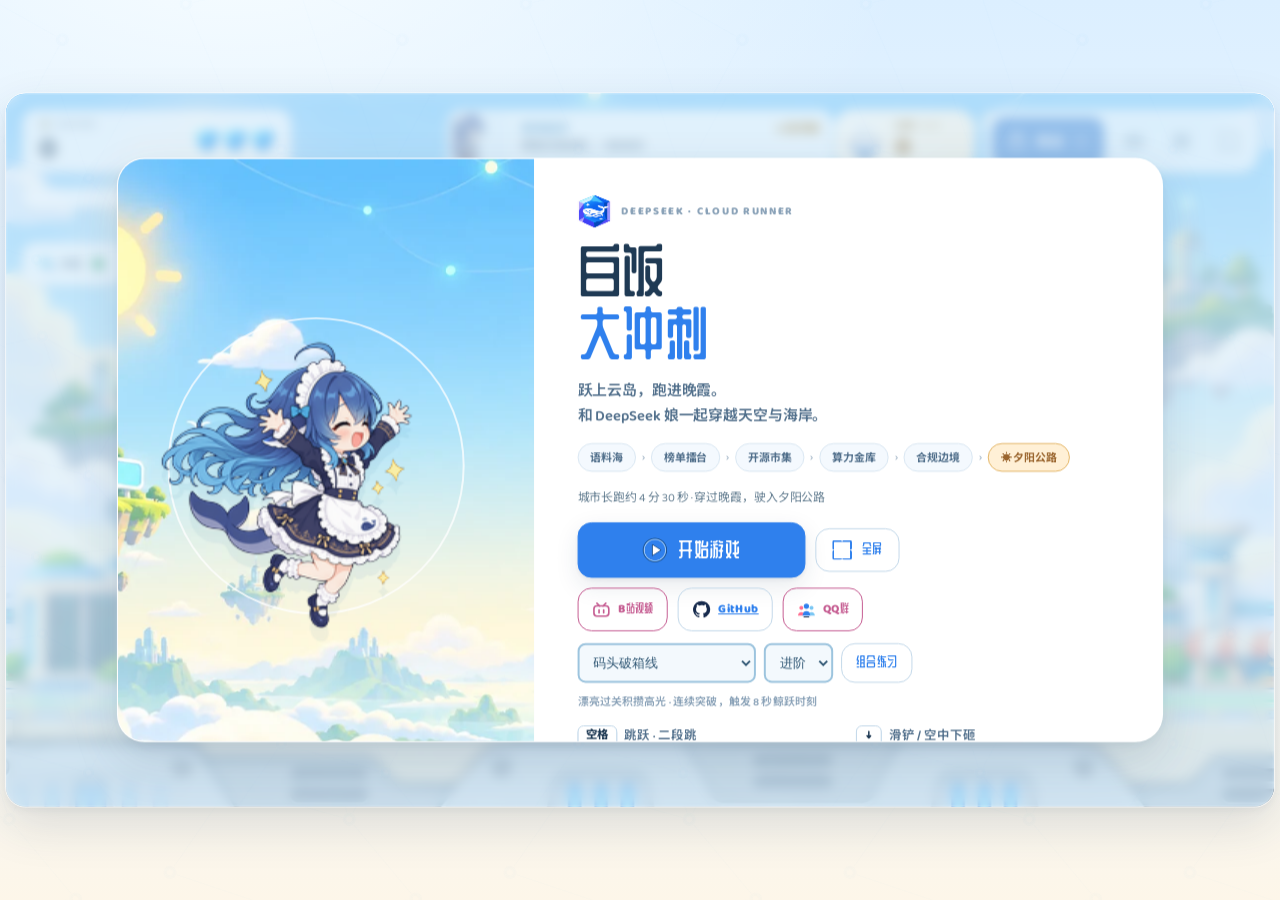
<file: index.html>
<!DOCTYPE html>
<html lang="zh-CN">
<head>
<meta charset="utf-8">
<meta name="viewport" content="width=device-width,initial-scale=1,viewport-fit=cover,user-scalable=no">
<title>DeepSeek 娘 · 白饭大冲刺</title>
<meta name="theme-color" content="#eaf5ff">
<!-- iOS exposes no Fullscreen API for pages, so an installed home-screen app is
     the only chrome-free option there; these let 分享 → 添加到主屏幕 launch
     without Safari's toolbars. -->
<meta name="mobile-web-app-capable" content="yes">
<meta name="apple-mobile-web-app-capable" content="yes">
<meta name="apple-mobile-web-app-status-bar-style" content="black-translucent">
<meta name="apple-mobile-web-app-title" content="白饭大冲刺">
<link rel="preconnect" href="https://fonts.googleapis.com">
<link rel="preconnect" href="https://fonts.gstatic.com" crossorigin>
<link href="https://fonts.googleapis.com/css2?family=Baloo+2:wght@600;800&family=Noto+Sans+SC:wght@400..900&family=ZCOOL+QingKe+HuangYou&display=swap" rel="stylesheet">
<style>
  /* Structural base only: layout that keeps the 1280x720 stage honest, the
     hide-classes the game toggles, and two hand-drawn glyphs. Every colour,
     shadow, radius and animation lives in src/art-direction.css so there is
     exactly one place to change how the game looks. */
  *{box-sizing:border-box;-webkit-tap-highlight-color:transparent}
  /* overscroll-behavior: a downward swipe on the left half is the slide gesture,
     and on Android Chrome a swipe that reaches the top of the page pulls the
     page down to refresh instead of driving the runner. */
  html,body{margin:0;height:100%;overflow:hidden;overscroll-behavior:none}
  body{
    font-family:var(--f-ui);
    /* The display face ships one weight; asking it for 800 would smear a fake
       bold over a face that is already heavy. Real weights (Baloo, Noto) are
       unaffected — only synthesis is off. */
    font-synthesis-weight:none;
    user-select:none;-webkit-user-select:none;
    /* A held finger is a glide, and on iOS a held finger is also how you raise
       the callout bubble over a long-pressable element. Suppressing it keeps the
       verb usable on the platform that invented the gesture. */
    -webkit-touch-callout:none;
    touch-action:none;
  }
  button{font-family:inherit}

  /* ============================================================ cabinet ==== */
  /* Landscape phones are wider than 16:9, and a notched one hides its left and
     right edges behind the cutout. The safe-area padding keeps the cabinet
     inside the usable rectangle; fitStage() measures this box, so the insets
     never have to be duplicated in JS. */
  #fit{
    position:fixed;inset:0;display:flex;align-items:center;justify-content:center;
    padding:0 env(safe-area-inset-right) 0 env(safe-area-inset-left);
  }
  #stage{
    position:relative;width:1280px;height:calc(720px - var(--crop,0px));
    /* #fit is a flex row, and a 1280px item in a narrower one shrinks by default.
       Shrinking the layout box while the canvas keeps its own 1280px width put
       the right-hand third of the world outside `overflow:hidden`: the player
       ran blind into obstacles that were never on screen. The stage must stay
       1280 wide and let fitStage() scale it down instead. */
    flex:0 0 auto;
    transform-origin:center center;
    overflow:hidden;
  }
  /* --crop is set by fitStage() on the stage element: on a wide viewport the
     canvas is scaled to fill the width and this many canvas rows are trimmed
     off the top (pure sky, see SKY_CROP_MAX). The stage box and every overlay
     inside it shrink with the canvas, so the HUD stays glued to the visible
     picture instead of drifting off the top edge. */
  canvas{
    display:block;position:absolute;left:0;top:calc(-1 * var(--crop,0px));
    width:1280px;height:720px;
  }

  /* ================================================================ HUD ==== */
  #hud{position:absolute;inset:0;z-index:2;pointer-events:none;font-weight:800}

  /* NOTE: the button row lives inside #hud (z-index 2), so nothing in it can
     ever paint above #overlay (z-index 6): on the title and game-over cards
     these buttons are covered and inert, which is why the fullscreen entry
     point a player looks for first also exists on the title card itself. */
  #btns{pointer-events:auto}

  /* Fullscreen glyph, drawn in CSS: the asset pipeline's ui set is a fixed list
     that must match disk exactly, and a 20px corner bracket is not worth a PNG.
     currentColor so the same glyph works on the HUD button and on the title
     card's lighter plate. */
  .jsFs.hide{display:none}
  .fsIco{position:relative;display:inline-block;width:20px;height:20px;flex:0 0 auto}
  .fsIco::before,.fsIco::after,.fsIco i::before,.fsIco i::after{
    content:"";position:absolute;width:8px;height:8px;
    border:2px solid currentColor;border-radius:2px;
  }
  .fsIco::before{left:0;top:0;border-right:0;border-bottom:0}
  .fsIco::after{right:0;bottom:0;border-left:0;border-top:0}
  .fsIco i::before{right:0;top:0;border-left:0;border-bottom:0}
  .fsIco i::after{left:0;bottom:0;border-right:0;border-top:0}

  /* Bilibili's TV mark, drawn inline for the same reason as .fsIco: ui/ is a
     fixed list that must match disk, and a one-off brand glyph is not worth a
     PNG. currentColor so the ghost button decides the colour. */
  .biliIco{width:20px;height:20px;flex:0 0 auto;fill:none;stroke:currentColor;stroke-width:2;stroke-linecap:round;stroke-linejoin:round}

  /* ============================================================ overlays ==== */
  #overlay{
    position:absolute;inset:0;z-index:6;display:flex;align-items:center;justify-content:center;
  }
  #overlay.hide{display:none}

  /* ============================================================= loading === */
  #loading{
    position:absolute;inset:0;z-index:9;display:flex;align-items:center;justify-content:center;
    flex-direction:column;gap:18px;
  }
  #loading.hide{display:none}

  /* ========================================================== touch pad ==== */
  /* Pinned to the viewport rather than to the 1280x720 stage on purpose: inside
     the stage these would be scaled down with the world and land around 25px on
     a phone, well under any touch-target guideline, and they would move around
     under the thumb every time the window changed size. */
  #pad{position:fixed;inset:0;z-index:8;display:none;pointer-events:none}
  @media (hover:none) and (pointer:coarse){ #pad{display:block} }
  #pad.hide{display:none}
  #pad .side{position:absolute;bottom:calc(18px + env(safe-area-inset-bottom,0px));display:flex;gap:14px;align-items:flex-end}
  #pad .side.l{left:calc(18px + env(safe-area-inset-left,0px))}
  #pad .side.r{right:calc(18px + env(safe-area-inset-right,0px))}

  /* ============================================================ rotate ===== */
  /* The stage is 16:9, so a portrait phone can only ever show a sliver of it
     (a 390px-wide screen lands on a ~0.3 scale with two thirds of the track
     off-screen). Rather than let someone start a run they cannot read, ask for
     landscape first. Purely a media query: rotating swaps it out with no JS. */
  #rotate{
    position:fixed;inset:0;z-index:20;display:none;
    flex-direction:column;align-items:center;justify-content:center;gap:18px;
    padding:28px;text-align:center;
  }
  /* iOS only: no Fullscreen API to offer, so point at the one route that works. */
  .iosHint{display:none;margin-top:10px}
  body.ios .iosHint{display:block}
  /* Phones only. A portrait tablet or a narrow desktop window still lands on a
     scale around 0.6, which is small but honest, and blocking it would be a
     false alarm. */
  @media (orientation:portrait) and (max-width:600px){ #rotate{display:flex} }

  /* ========================================================= in-app tip ==== */
  /* Sits above the cabinet and #pad (8) but below #rotate (20) and the shop
     panel (30): a portrait blocker or a purchase board outranks a notice. */
  #openTip{
    position:fixed;left:50%;top:calc(8px + env(safe-area-inset-top,0px));
    transform:translateX(-50%);z-index:12;
    display:flex;align-items:center;gap:10px;max-width:calc(100vw - 20px);
    padding:7px 8px 7px 14px;border-radius:16px;
    font-size:12.5px;font-weight:700;line-height:1.4;
  }
  #openTip.hide{display:none}
  #openTip button{flex:0 0 auto;padding:6px 12px;border:0;cursor:pointer;font:inherit;font-weight:800}

  /* ============================================================= helpers === */
  #stage.selecting canvas{transition:filter .25s}

  @media (prefers-reduced-motion:reduce){
    *,*::before,*::after{animation-duration:.001ms !important;animation-iteration-count:1 !important}
  }
</style>
<link rel="stylesheet" href="src/art-direction.css">
<link rel="stylesheet" href="src/coast.css">
</head>
<body>
<div id="fit">
  <div id="stage">
    <canvas id="cv" width="1280" height="720"></canvas>

    <div id="hud">
      <div id="dashFx"></div>
      <div id="topleft" class="panel">
        <div id="scoreWrap">
          <div id="scoreLabel"><img data-asset="ui/badge_score" alt="">SCORE</div>
          <div id="score">0</div>
        </div>
        <div id="riceWrap">
          <img id="riceIcon" alt="白饭">
          <div id="riceBlock">
            <div id="riceLabel">白饭 <span>RICE</span></div>
            <div id="riceCount">0</div>
          </div>
        </div>
      </div>

      <div id="topright">
        <div id="livesRow" class="panel"></div>
        <div id="dashHud" class="panel">
          <span class="dhTag"><img data-asset="item/dash" alt="">冲刺</span>
          <div id="dashPips"></div>
          <div id="dashCd"><i id="dashCdBar"></i></div>
        </div>
        <div id="btns">
          <button class="btn" id="btnShop" title="技能商店"><svg class="hudIcon" viewBox="0 0 24 24" aria-hidden="true"><path d="M5 8h14l1 12H4L5 8Z"/><path d="M8 9V6a4 4 0 0 1 8 0v3"/></svg><span class="btnTip">商店</span><kbd aria-hidden="true">B</kbd></button>
          <button class="btn" id="btnSound" title="音效开关 (M)" aria-label="静音" aria-pressed="false"><svg class="hudIcon" viewBox="0 0 24 24" aria-hidden="true"><path d="M11 4 6 8H3v8h3l5 4V4Z"/><g class="soundWaves"><path d="M15 8a6 6 0 0 1 0 8M18 4a11 11 0 0 1 0 16"/></g><path class="soundSlash" d="m16 9 6 6m0-6-6 6"/></svg></button>
          <button class="btn" id="btnPause" title="暂停 (P)" aria-label="暂停游戏"><svg class="hudIcon" viewBox="0 0 24 24" aria-hidden="true"><rect x="5" y="4" width="4" height="16" rx="1.5"/><rect x="15" y="4" width="4" height="16" rx="1.5"/></svg></button>
          <button class="btn jsFs hide" id="btnFull" title="全屏 (F)" aria-label="切换全屏"><svg class="hudIcon" viewBox="0 0 24 24" aria-hidden="true"><path d="M9 3H3v6m12-6h6v6M3 15v6h6m12-6v6h-6"/></svg></button>
        </div>
        <div id="powerups"></div>
      </div>

      <div id="shopNotice" class="panel"></div>

      <div id="heroMoment" class="panel" aria-label="鲸鱼娘高光进度">
        <div class="heroFace"><img id="heroFace" data-asset="hero/idle" alt="鲸鱼娘"></div>
        <div class="heroMomentBody"><div class="heroMomentHead"><b id="runBeat">轻快起步</b><span id="styleChain">0 连突破</span></div>
          <div id="heroMessage">连续突破 5 道 · 0/5</div>
          <div class="sparkMeter"><i id="sparkFill"></i></div></div>
      </div>
      <div id="combo">
        <div id="comboRing"></div>
        <div id="comboNum">x1</div>
        <div id="comboTxt">白饭连击</div>
      </div>
    </div>

    <div id="overlay">
      <div class="card" id="cardTitle">
        <div class="titleArt" aria-hidden="true"><span class="titleOrbit"></span><img data-asset="hero/cheer" alt=""><span class="titleArtNote">下一站，云端！</span></div>
        <div class="titleContent">
        <div class="titleEyebrow"><img id="emblem" alt="">DEEPSEEK · CLOUD RUNNER</div>
        <div class="titleWrap">
          <h1>白饭<span>大冲刺</span></h1>
        </div>
        <div class="sub">跃上云岛，跑进晚霞。<br>和 DeepSeek 娘一起穿越天空与海岸。</div>

        <div class="zoneStrip">
          <span class="zchip">语料海</span><em>›</em>
          <span class="zchip">榜单擂台</span><em>›</em>
          <span class="zchip">开源市集</span><em>›</em>
          <span class="zchip">算力金库</span><em>›</em>
          <span class="zchip">合规边境</span>
        </div>

        <div class="startRow">
          <button class="bigbtn" id="btnStart"><img data-asset="ui/icon_play" alt="">开始游戏</button>
          <button class="bigbtn ghost jsFs hide" id="btnFullCard"><span class="fsIco"><i></i></span>全屏</button>
          <div class="socialRow">
            <a class="bigbtn ghost socialLink" id="btnBili" href="https://www.bilibili.com/video/BV1D9aW6KEaZ/" target="_blank" rel="noopener noreferrer" title="在哔哩哔哩观看"><svg class="biliIco" viewBox="0 0 24 24" aria-hidden="true"><rect x="3" y="7.6" width="18" height="12.4" rx="3.6"/><path d="M6.6 4.4 10 7.9M17.4 4.4 14 7.9"/><path d="M9.2 12.6v3.4M14.8 12.6v3.4"/></svg>B站视频</a>
            <a class="bigbtn ghost socialLink" href="https://github.com/EDMOK/fishrunning" target="_blank" rel="noopener noreferrer" title="访问 fishrunning GitHub 仓库"><img src="docs/github-icon.svg" alt="">GitHub</a>
            <button class="bigbtn ghost socialLink" id="btnQQ" type="button" title="复制 QQ 群号 1041665197"><img src="docs/qq-group-icon.svg" alt="">QQ群</button>
          </div>
        </div>
        <div class="practiceRow"><select id="practiceRoute" aria-label="练习赛道"></select><select id="practicePace" aria-label="练习难度"><option value="480">入门</option><option value="760" selected>进阶</option><option value="1000">极限</option></select><button class="bigbtn ghost" id="btnPractice" type="button">组合练习</button></div>
        <div class="start">漂亮过关积攒高光 · 连续突破，触发 8 秒鲸跃时刻</div>

        <div class="keybar">
          <span class="kb"><b>空格</b>跳跃 · 二段跳</span>
          <span class="kb"><b>↓</b>滑铲 / 空中下砸</span>
          <span class="kb"><b>Shift</b>冲刺</span>
          <span class="kb"><b>长按空格</b>滑翔</span>
          <span class="kb"><b>B</b>商店</span>
          <span class="kb"><b>P</b>暂停</span>
        </div>
        <div class="mobileHelp">手机横屏 · 使用两侧按钮跳跃、冲刺和滑铲</div>
        <div class="iosHint">iPhone 全屏：分享 → 添加到主屏幕</div>
        <div class="best" id="titleBest"></div>
        </div>
      </div>

      <div class="card hide" id="cardOver" style="display:none">
        <div class="overArt" aria-hidden="true">
          <span class="overOrbit"></span>
          <img class="overFoe" data-asset="obstacle/new/patrol" alt="">
          <img class="overHero" data-asset="hero/hurt" alt="">
          <span class="overArtNote">被 Bug 拦住了去路</span>
        </div>

        <div class="overContent">
          <div class="goHead">
            <img class="marquee" data-asset="ui/marquee" alt="">
            <div class="goHeadTxt">
              <div id="goTitle">绊倒了！</div>
            </div>
          </div>

          <div class="goScore">
            <div class="goScoreLabel">本局总分</div>
            <div id="sScore" class="goScoreNum">0</div>
            <div id="bestLine"></div>
          </div>

          <div id="skillSummary" class="skillSummary"></div>
          <div id="deathReason" class="deathReason" role="status"></div>

          <div id="goStats">
            <div class="stat"><span><img class="statIco" data-asset="item/rice" alt="">白饭</span><b id="sRice">0</b></div>
            <div class="stat"><span><img class="statIco" data-asset="item/dash" alt="">距离</span><b id="sDist">0</b></div>
            <div class="stat"><span><img class="statIco" data-asset="ui/badge_score" alt="">最高连击</span><b id="sCombo">0</b></div>
            <div class="stat"><span><img class="statIco" data-asset="item/datacard" alt="">到达分区</span><b id="sZone">—</b></div>
            <div class="stat"><span><img class="statIco" data-asset="item/spark" alt="">完成分区目标</span><b id="sGoals">0</b></div>
            <div class="stat skills"><span><img class="statIco" data-asset="ui/icon_shop" alt="">本局技能</span><b id="sCards">无</b></div>
          </div>

          <div class="row">
            <button class="legbtn primary" id="btnAgain"><img data-asset="ui/icon_restart" alt="">再跑一次</button>
            <button class="legbtn" id="btnHome"><img data-asset="ui/icon_home" alt="">回到标题</button>
          </div>
          <div id="actionSummary" class="overHint"></div>
          <div class="overHint">按 空格 / Enter 立即重跑</div>
          <div class="mobileHelp" style="margin-top:10px">点按屏幕立即重跑</div>
        </div>
      </div>
    </div>

    <div id="loading">
      <img id="loadEmblem" data-asset="ui/emblem" alt="" style="width:88px;height:88px;filter:drop-shadow(0 6px 16px rgba(0,0,0,.6))">
      <div class="loadTitle">正在加载素材</div>
      <div class="loadBar"><i></i></div>
    </div>
  </div>
</div>

<div id="rotate">
  <div class="phone"></div>
  <b>请横屏游玩</b>
  <span>赛道是 16:9 的，竖屏只看得见中间一小条。<br>把手机横过来即可开始。</span>
</div>

<!-- Shown only inside WeChat/QQ's built-in browser, which refuses fullscreen and
     can leave a shared link looking broken. game.js fills the wording in and
     drops it again when a run starts, so it never sits over the HUD. -->
<div id="openTip" class="hide">
  <span id="openTipText"></span>
  <button id="openTipClose" type="button">知道了</button>
</div>

<div id="pad" class="hide">
  <div class="side l">
    <button id="padSlide" aria-label="滑铲 / 空中下砸">滑铲<i>按住下砸</i></button>
    <button id="padDash" aria-label="冲刺">冲刺</button>
  </div>
  <div class="side r">
    <button class="jump" id="padJump" aria-label="跳跃 / 按住滑翔">跳跃<i>按住滑翔</i></button>
  </div>
</div>

<script src="src/memes.js"></script>
<script src="src/audio.js"></script>
<script src="src/coast.js"></script>
<script src="src/obstacle-specials.js"></script>
<script src="src/experience.js"></script>
<script src="src/run-segments.js"></script>
<script src="src/chunks-data.js"></script>
<script src="src/event-chunks-data.js"></script>
<script src="src/origin-event-chunks-data.js"></script>
<script src="src/chunks.js"></script>
<script src="src/chunk-director.js"></script>
<script src="src/game.js"></script>
</body>
</html>
</file>
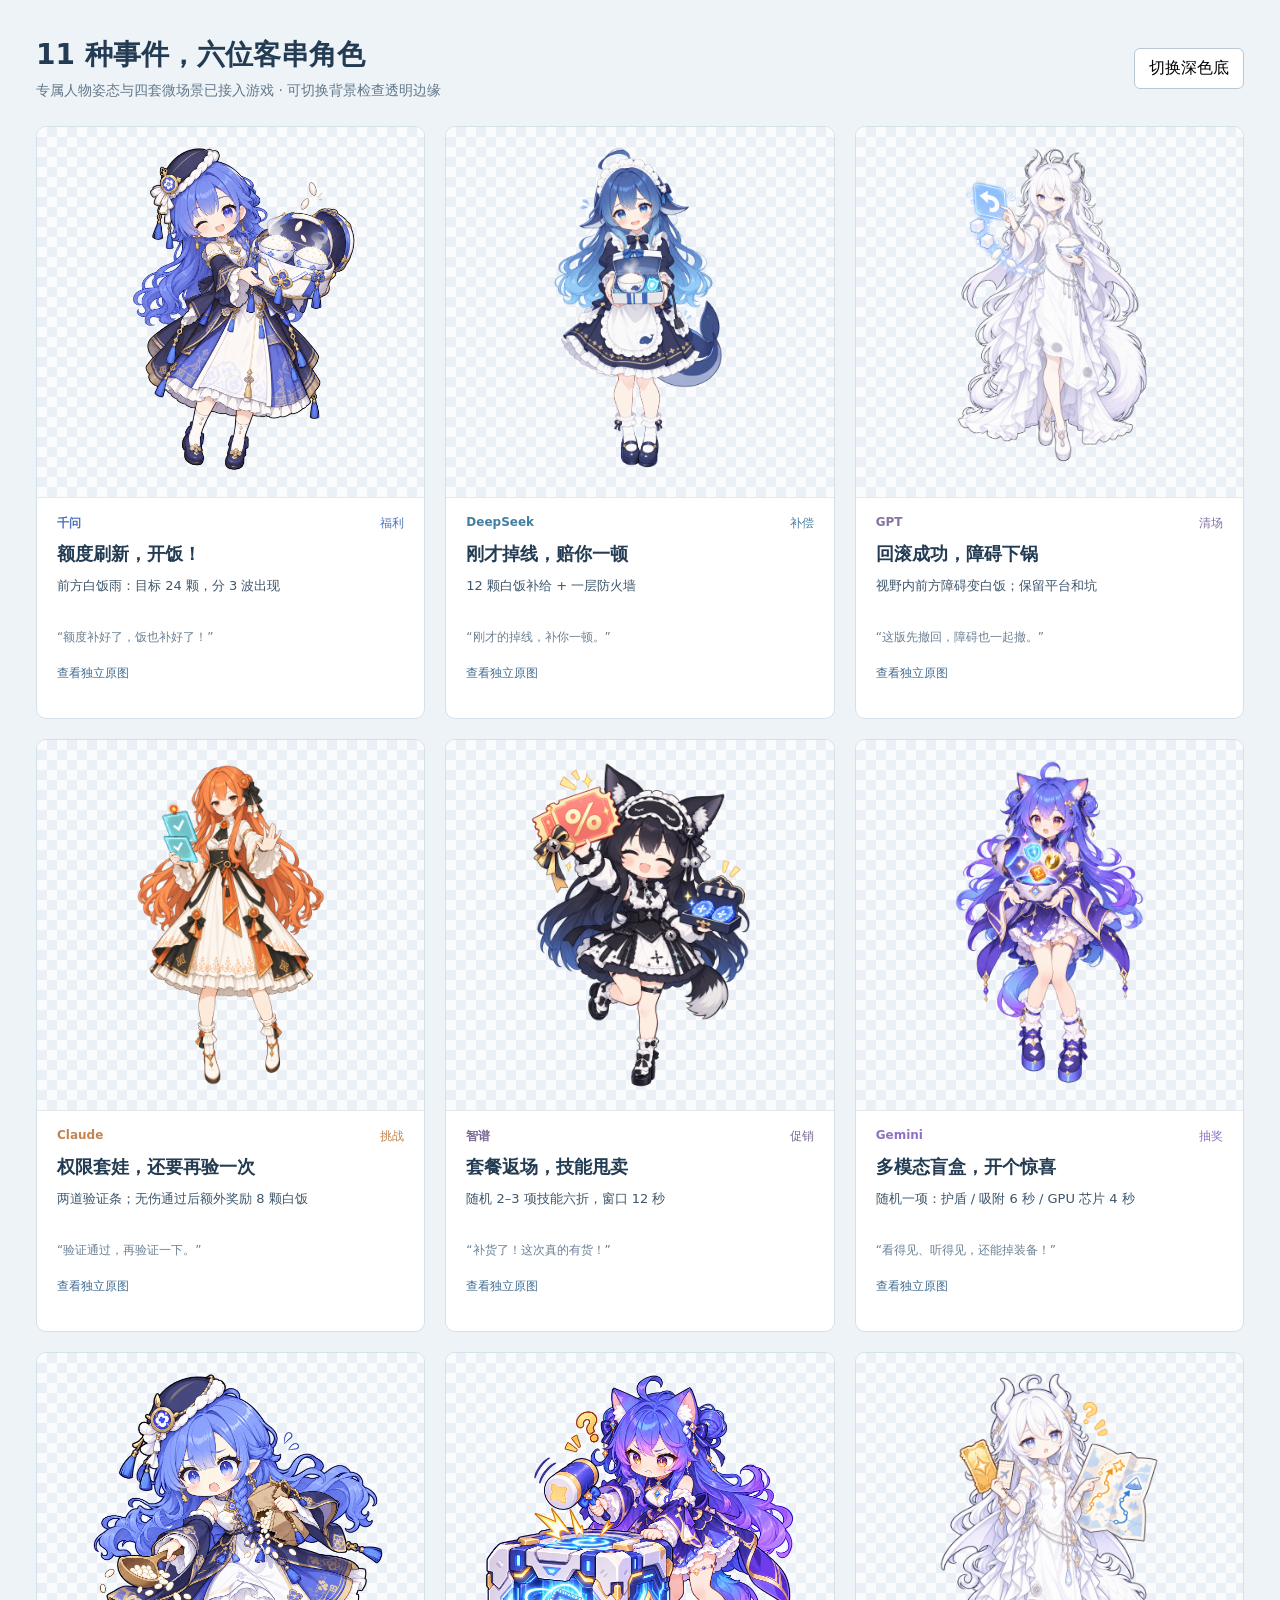
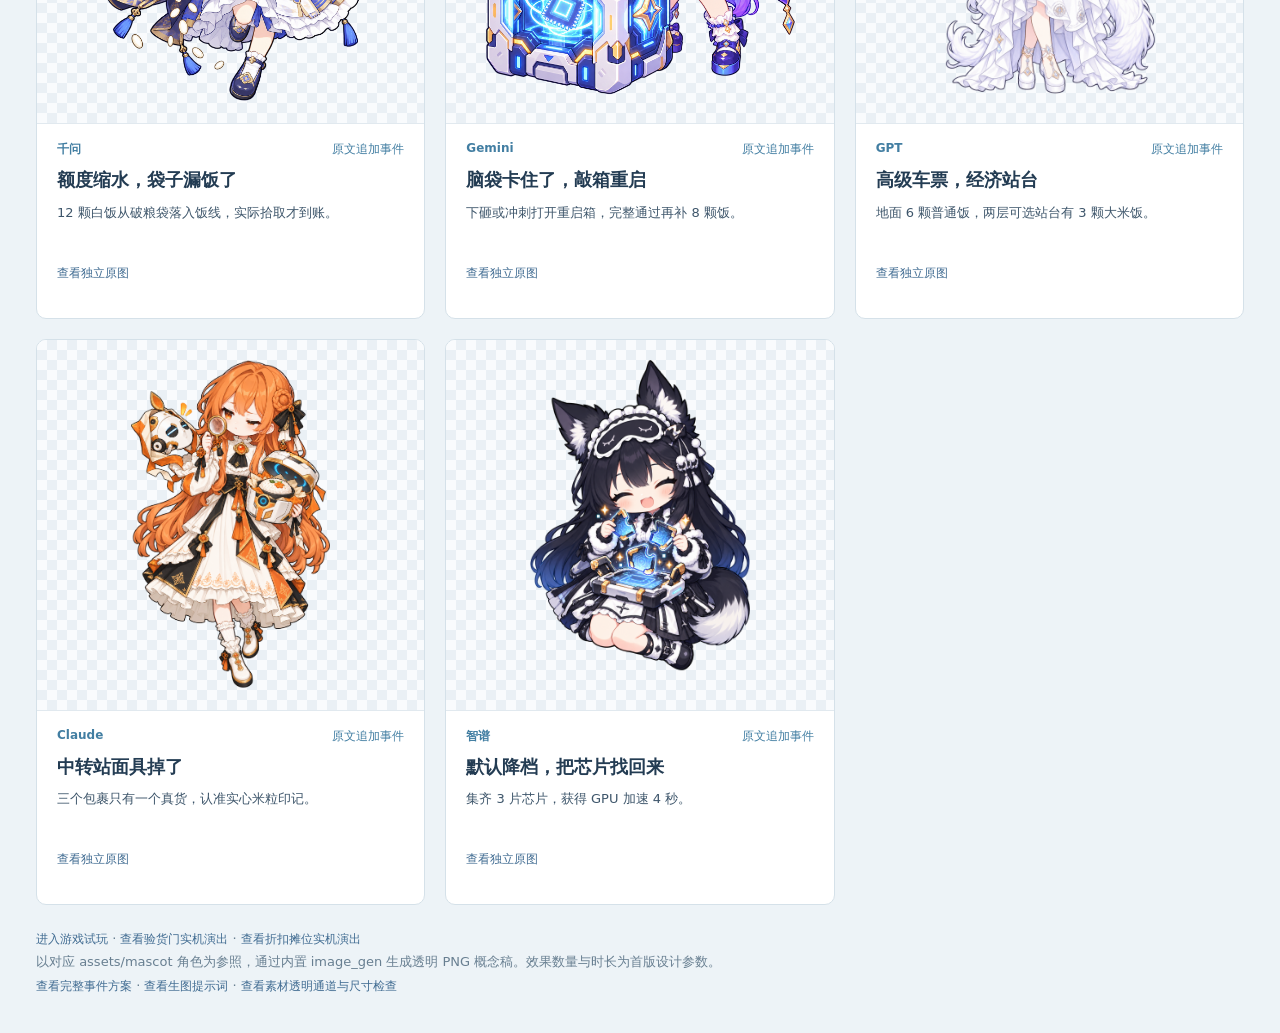
<file: art/event-concepts/index.html>
<!doctype html>
<html lang="zh-CN"><meta charset="utf-8"><meta name="viewport" content="width=device-width,initial-scale=1">
<title>随机事件 · 角色素材方案</title>
<style>
*{box-sizing:border-box}body{margin:0;background:#edf3f7;color:#233c53;font-family:"Microsoft YaHei",system-ui,sans-serif}
main{max-width:1400px;margin:0 auto;padding:36px}header{display:flex;gap:24px;align-items:center;justify-content:space-between;margin-bottom:26px}
h1{font-size:28px;margin:0 0 8px}header p{margin:0;color:#63788b;font-size:14px}
button{font:inherit;background:#fff;border:1px solid #b8c9d5;border-radius:6px;padding:9px 14px;cursor:pointer;white-space:nowrap}
.grid{display:grid;grid-template-columns:repeat(3,1fr);gap:20px}article{background:#fff;border:1px solid #d5e1e9;border-radius:10px;overflow:hidden}
.stage{height:370px;display:flex;align-items:center;justify-content:center;padding:20px;background:#f9fbfd;background-image:linear-gradient(45deg,#eaf0f5 25%,transparent 25%),linear-gradient(-45deg,#eaf0f5 25%,transparent 25%),linear-gradient(45deg,transparent 75%,#eaf0f5 75%),linear-gradient(-45deg,transparent 75%,#eaf0f5 75%);background-size:20px 20px;background-position:0 0,0 10px,10px -10px,-10px 0}
.stage img{height:100%;max-width:100%;object-fit:contain}body.dark .stage{background:#19344a}
.body{padding:17px 20px 20px;border-top:1px solid #e1e9ef}.meta{display:flex;justify-content:space-between;font-size:12px;color:var(--accent)}
h2{font-size:18px;margin:9px 0;line-height:1.4}.effect{font-size:13px;line-height:1.7;min-height:44px;margin:0;color:#3e566b}
.line{font-size:12px;color:#6b8093;margin:10px 0 0}a{color:#416c92;font-size:12px;text-decoration:none}a:hover{text-decoration:underline}
footer{margin-top:22px;color:#687f91;font-size:13px;line-height:1.8}
@media(max-width:1000px){.grid{grid-template-columns:repeat(2,1fr)}}@media(max-width:620px){main{padding:18px}.grid{grid-template-columns:1fr}header{align-items:flex-start;flex-direction:column}}
</style><main><header><div><h1>11 种事件，六位客串角色</h1><p>专属人物姿态与四套微场景已接入游戏 · 可切换背景检查透明边缘</p></div><button id="background" type="button">切换深色底</button></header><section class="grid"><article style="--accent:#4b73bd"><div class="stage"><img src="qwen_quota_feast.png" alt="千问：额度刷新，开饭！"></div><div class="body"><div class="meta"><b>千问</b><span>福利</span></div><h2>额度刷新，开饭！</h2><p class="effect">前方白饭雨：目标 24 颗，分 3 波出现</p><p class="line">“额度补好了，饭也补好了！”</p><p><a href="qwen_quota_feast.png">查看独立原图</a></p></div></article><article style="--accent:#427ea2"><div class="stage"><img src="deepseek_outage_refund.png" alt="DeepSeek：刚才掉线，赔你一顿"></div><div class="body"><div class="meta"><b>DeepSeek</b><span>补偿</span></div><h2>刚才掉线，赔你一顿</h2><p class="effect">12 颗白饭补给 + 一层防火墙</p><p class="line">“刚才的掉线，补你一顿。”</p><p><a href="deepseek_outage_refund.png">查看独立原图</a></p></div></article><article style="--accent:#8673a3"><div class="stage"><img src="gpt_rollback_feast.png" alt="GPT：回滚成功，障碍下锅"></div><div class="body"><div class="meta"><b>GPT</b><span>清场</span></div><h2>回滚成功，障碍下锅</h2><p class="effect">视野内前方障碍变白饭；保留平台和坑</p><p class="line">“这版先撤回，障碍也一起撤。”</p><p><a href="gpt_rollback_feast.png">查看独立原图</a></p></div></article><article style="--accent:#c5844d"><div class="stage"><img src="claude_permission_check.png" alt="Claude：权限套娃，还要再验一次"></div><div class="body"><div class="meta"><b>Claude</b><span>挑战</span></div><h2>权限套娃，还要再验一次</h2><p class="effect">两道验证条；无伤通过后额外奖励 8 颗白饭</p><p class="line">“验证通过，再验证一下。”</p><p><a href="claude_permission_check.png">查看独立原图</a></p></div></article><article style="--accent:#796b92"><div class="stage"><img src="zhipu_flash_sale.png" alt="智谱：套餐返场，技能甩卖"></div><div class="body"><div class="meta"><b>智谱</b><span>促销</span></div><h2>套餐返场，技能甩卖</h2><p class="effect">随机 2–3 项技能六折，窗口 12 秒</p><p class="line">“补货了！这次真的有货！”</p><p><a href="zhipu_flash_sale.png">查看独立原图</a></p></div></article><article style="--accent:#8f72c2"><div class="stage"><img src="gemini_multimodal_box.png" alt="Gemini：多模态盲盒，开个惊喜"></div><div class="body"><div class="meta"><b>Gemini</b><span>抽奖</span></div><h2>多模态盲盒，开个惊喜</h2><p class="effect">随机一项：护盾 / 吸附 6 秒 / GPU 芯片 4 秒</p><p class="line">“看得见、听得见，还能掉装备！”</p><p><a href="gemini_multimodal_box.png">查看独立原图</a></p></div></article><article style="--accent:#427ea2"><div class="stage"><img src="origin-plan/qwen_quota_spill.png" alt="千问：额度缩水，袋子漏饭了"></div><div class="body"><div class="meta"><b>千问</b><span>原文追加事件</span></div><h2>额度缩水，袋子漏饭了</h2><p class="effect">12 颗白饭从破粮袋落入饭线，实际拾取才到账。</p><p><a href="origin-plan/qwen_quota_spill.png">查看独立原图</a></p></div></article><article style="--accent:#427ea2"><div class="stage"><img src="origin-plan/gemini_brain_reboot.png" alt="Gemini：脑袋卡住了，敲箱重启"></div><div class="body"><div class="meta"><b>Gemini</b><span>原文追加事件</span></div><h2>脑袋卡住了，敲箱重启</h2><p class="effect">下砸或冲刺打开重启箱，完整通过再补 8 颗饭。</p><p><a href="origin-plan/gemini_brain_reboot.png">查看独立原图</a></p></div></article><article style="--accent:#427ea2"><div class="stage"><img src="origin-plan/gpt_economy_route.png" alt="GPT：高级车票，经济站台"></div><div class="body"><div class="meta"><b>GPT</b><span>原文追加事件</span></div><h2>高级车票，经济站台</h2><p class="effect">地面 6 颗普通饭，两层可选站台有 3 颗大米饭。</p><p><a href="origin-plan/gpt_economy_route.png">查看独立原图</a></p></div></article><article style="--accent:#427ea2"><div class="stage"><img src="origin-plan/claude_proxy_parcels.png" alt="Claude：中转站面具掉了"></div><div class="body"><div class="meta"><b>Claude</b><span>原文追加事件</span></div><h2>中转站面具掉了</h2><p class="effect">三个包裹只有一个真货，认准实心米粒印记。</p><p><a href="origin-plan/claude_proxy_parcels.png">查看独立原图</a></p></div></article><article style="--accent:#427ea2"><div class="stage"><img src="origin-plan/zhipu_chip_reclaim.png" alt="智谱：默认降档，把芯片找回来"></div><div class="body"><div class="meta"><b>智谱</b><span>原文追加事件</span></div><h2>默认降档，把芯片找回来</h2><p class="effect">集齐 3 片芯片，获得 GPU 加速 4 秒。</p><p><a href="origin-plan/zhipu_chip_reclaim.png">查看独立原图</a></p></div></article></section>
<footer><a href="../../dist/">进入游戏试玩</a> · <a href="../../docs/event-proxy-parcels.png">查看验货门实机演出</a> · <a href="../../docs/event-flash-restock.png">查看折扣摊位实机演出</a><br>以对应 assets/mascot 角色为参照，通过内置 image_gen 生成透明 PNG 概念稿。效果数量与时长为首版设计参数。<br><a href="../../docs/plans/2026-10-07-character-random-events.md">查看完整事件方案</a> · <a href="generation-prompts.json">查看生图提示词</a> · <a href="asset-audit.json">查看素材透明通道与尺寸检查</a></footer></main>
<script>document.querySelector('#background').onclick=function(){document.body.classList.toggle('dark');this.textContent=document.body.classList.contains('dark')?'切换浅色底':'切换深色底'};</script></html>
</file>
<file: src/art-direction.css>
/* ==========================================================================
   白饭大冲刺 · UI design system
   One theme, one component language. Light "paper over sky": white cards,
   quiet blue ink, warm gold reserved for rewards. No neon, no glow, no
   scanlines — the illustration carries the colour, the interface stays calm.
   Structure lives in index.html; everything visual is defined here.
   ========================================================================== */

:root{
  /* --- type: two voices, split by job -------------------------------- */
  --f-ui:'Baloo 2','Noto Sans SC','PingFang SC','Microsoft YaHei UI',system-ui,sans-serif;
  --f-display:'Baloo 2','ZCOOL QingKe HuangYou','Noto Sans SC','PingFang SC','Microsoft YaHei UI',system-ui,sans-serif;

  /* --- ink ------------------------------------------------------------ */
  --ink:#1f3a54;          /* headings, numbers, primary text */
  --ink-2:#52708c;        /* body, values, secondary */
  --ink-3:#8aa2b8;        /* captions, hints */

  /* --- surfaces ------------------------------------------------------- */
  --paper:#ffffff;
  --paper-soft:#f4f9fe;
  --line:#dbe8f3;
  --line-strong:#c4d9ea;

  /* --- accents: one job each ------------------------------------------ */
  --blue:#2f80ed;         /* interactive */
  --blue-2:#1e63c8;       /* interactive, pressed/hover */
  --blue-soft:#e7f1fd;
  --gold:#b97b12;         /* reward text (contrast-safe on light) */
  --gold-bright:#f2a93b;  /* reward fill, bar, icon */
  --gold-soft:#fdf3e0;
  --green:#3fa97c;        /* buffs, safety, dash */
  --green-soft:#e7f6ef;
  --red:#e4605e;          /* hazards */
  --pink:#c65d92;         /* special upgrades */
  --pink-soft:#fbeaf3;

  /* --- radius --------------------------------------------------------- */
  --r-s:10px; --r-m:14px; --r-l:20px; --r-xl:28px;

  /* --- elevation: soft, single source --------------------------------- */
  --sh-1:0 1px 2px rgba(31,58,84,.07),0 2px 10px rgba(31,58,84,.05);
  --sh-2:0 2px 4px rgba(31,58,84,.06),0 8px 24px rgba(31,58,84,.10);
  --sh-3:0 4px 8px rgba(31,58,84,.05),0 18px 48px rgba(31,58,84,.14);
}

/* ============================================================ backdrop === */
html,body{background:#e9f4fd}
body{color:var(--ink)}
#fit{background:
  radial-gradient(1100px 640px at 18% -8%,#f8fdff 0%,rgba(248,253,255,0) 62%),
  linear-gradient(180deg,#dcefff 0%,#eef7ff 56%,#fdf6e9 100%)}
/* The repeating AI motif. The URL arrives as a custom property rather than a
   literal, because ASSET_VERSION lives in game.js and CSS cannot read it: a bare
   `url(...)` here would be a second, separate cache entry for a file the
   preloader already fetched (see assetURL in game.js). bindShellAssets() sets
   it before the first frame. Unset simply means no motif, which is the correct
   degradation — the same layers are already a soft gradient without it. */
#fit::before{
  content:"";position:absolute;inset:0;pointer-events:none;
  background:var(--pattern-ai) center/340px repeat;opacity:.05;
}
#stage{
  border-radius:var(--r-l);
  box-shadow:0 0 0 1px rgba(255,255,255,.65),var(--sh-3);
}
#stage::after{
  content:"";position:absolute;inset:0;z-index:1;pointer-events:none;
  border-radius:var(--r-l);box-shadow:inset 0 0 0 1.5px rgba(255,255,255,.4);
}

/* =============================================================== panels === */
.panel{
  position:relative;
  background:rgba(255,255,255,.88);
  border:1px solid var(--line);
  border-radius:var(--r-m);
  backdrop-filter:blur(10px);-webkit-backdrop-filter:blur(10px);
  box-shadow:var(--sh-1);
}
.panel::before{content:none}

/* ============================================================ typography == */
#cardTitle h1,.titleArtNote,#goTitle,
.bigbtn,.legbtn,
#loading .loadTitle,
#shopPanel h2,.siName,
#evTitle,#zoneName,
#rotate b,
#pad button,
#btnShop .btnTip,
#cardOver .stat b{font-family:var(--f-display)}
/* Long mixed values ("护盾 Lv.2、磁铁 Lv.1、过载 Lv.3") are a sentence, not a
   name: the display face turns them to mush at 14px. */
#cardOver .stat.skills b{font-family:var(--f-ui)}

/* ================================================================= HUD === */
#topleft{
  position:absolute;left:16px;top:16px;
  display:flex;align-items:center;gap:14px;
  min-width:272px;height:64px;box-sizing:border-box;padding:8px 16px;
}
#scoreWrap{display:flex;flex-direction:column;line-height:1;min-width:96px}
#scoreLabel{
  display:flex;align-items:center;gap:5px;
  font-size:11px;font-weight:800;letter-spacing:.14em;color:var(--ink-3);margin-bottom:4px;
}
#scoreLabel img{width:13px;height:13px;opacity:.85}
#score{font-size:30px;font-weight:800;line-height:1;color:var(--ink);font-variant-numeric:tabular-nums}
#livesRow{
  display:flex;align-items:center;gap:4px;margin-left:auto;padding:0 0 0 14px;
  background:none;border:0;border-left:1px solid var(--line);border-radius:0;
  box-shadow:none;backdrop-filter:none;-webkit-backdrop-filter:none;
}
#livesRow::before{content:none}
.life{width:24px;height:24px;transition:transform .2s,opacity .3s,filter .3s}
.life.lost{opacity:.32;filter:grayscale(1);transform:scale(.85)}

#combo{
  position:absolute;left:304px;top:16px;width:104px;height:64px;box-sizing:border-box;
  display:flex;flex-direction:column;align-items:center;justify-content:center;gap:1px;
  background:rgba(253,243,224,.94);border:1px solid #f0dfb8;border-radius:var(--r-m);
  backdrop-filter:blur(10px);-webkit-backdrop-filter:blur(10px);box-shadow:var(--sh-1);
  opacity:0;transition:opacity .18s;
}
#combo.on{opacity:1}
#comboNum{font-size:28px;font-weight:800;line-height:1;color:var(--gold);font-variant-numeric:tabular-nums}
#comboNum.hit{animation:cpop .3s cubic-bezier(.34,1.7,.5,1)}
@keyframes cpop{0%{transform:scale(1)}50%{transform:scale(1.32)}100%{transform:scale(1)}}
#comboTxt{font-size:11px;font-weight:700;letter-spacing:.08em;color:var(--gold);opacity:.8}
#comboRing{display:block;position:absolute;inset:7px;border:2px solid rgba(223,169,67,.28);border-radius:50%;pointer-events:none;transition:transform .08s,opacity .08s}

#topright{position:absolute;top:16px;right:16px;display:flex;flex-direction:row;align-items:center;gap:10px}

#riceWrap{
  display:flex;align-items:center;gap:10px;min-width:142px;height:64px;box-sizing:border-box;padding:0 16px 0 10px;margin:0;
  background:linear-gradient(150deg,#fffdf7,#fff2d8);border:1px solid rgba(255,255,255,.95);border-radius:19px;
  box-shadow:inset 0 -2px 0 #eddab2,0 4px 12px rgba(57,104,143,.12);
}
#riceIcon{width:40px;height:40px;object-fit:contain;filter:drop-shadow(0 2px 1px rgba(152,107,36,.12))}
#riceBlock{display:flex;flex-direction:column;line-height:1}
#riceLabel{display:flex;align-items:center;gap:6px;font-size:10px;font-weight:700;letter-spacing:.04em;color:#956d2c;margin-bottom:3px;white-space:nowrap}
#riceLabel span{font-size:8px;letter-spacing:.12em;color:#ac8951}
#riceCount{font-size:27px;font-weight:800;line-height:1;color:#8e5d19;font-variant-numeric:tabular-nums}
#riceCount.pop{animation:pop .26s ease-out}
@keyframes pop{0%{transform:scale(1)}45%{transform:scale(1.28)}100%{transform:scale(1)}}

#btns{
  display:flex;align-items:center;gap:4px;height:64px;padding:7px;
  border:1px solid rgba(255,255,255,.85);border-radius:19px;
  background:rgba(242,250,255,.88);
  backdrop-filter:blur(14px);-webkit-backdrop-filter:blur(14px);
  box-shadow:inset 0 1px 0 #fff,0 4px 12px rgba(57,104,143,.12);
}
.btn{
  height:46px;min-width:46px;padding:0;border-radius:var(--r-m);border:1px solid var(--line);
  background:rgba(255,255,255,.88);color:var(--blue);cursor:pointer;font-weight:800;
  display:flex;align-items:center;justify-content:center;gap:8px;
  backdrop-filter:blur(10px);-webkit-backdrop-filter:blur(10px);
  box-shadow:var(--sh-1);
  transition:transform .12s,box-shadow .12s,background-color .15s,border-color .15s,color .15s;
}
.btn img{width:22px;height:22px;object-fit:contain;pointer-events:none}
.btn:hover{transform:translateY(-1px);background:#fff;border-color:var(--line-strong);box-shadow:var(--sh-2)}
.btn:active{transform:translateY(1px);box-shadow:var(--sh-1)}
.btn.off{color:var(--ink-3)}
#btns .btn{
  flex:0 0 auto;width:44px;min-width:44px;height:48px;border:0;border-radius:12px;
  color:#53799a;background:transparent;box-shadow:none;
  backdrop-filter:none;-webkit-backdrop-filter:none;
  transition:transform .18s ease,background-color .18s ease,box-shadow .18s ease,color .18s ease;
}
#btns .btn:hover{color:#246fc2;background:#fff;box-shadow:0 2px 5px rgba(57,104,143,.09);transform:translateY(-1px)}
#btns .btn:active{transform:translateY(1px) scale(.96);box-shadow:none}
#btns .btn:focus-visible{outline:3px solid #215fa4;outline-offset:2px}
.hudIcon{width:21px;height:21px;fill:none;stroke:currentColor;stroke-width:1.8;stroke-linecap:round;stroke-linejoin:round;pointer-events:none}
#btns #btnShop{
  width:auto;min-width:112px;padding:0 13px;margin-right:4px;gap:8px;
  color:#fff;background:#307bd3;
  box-shadow:inset 0 1px 0 rgba(255,255,255,.25),0 3px 0 #2261aa,0 4px 7px rgba(37,99,168,.18);
}
#btns #btnShop:hover{background:#3c88de;box-shadow:inset 0 1px 0 rgba(255,255,255,.3),0 3px 0 #2261aa,0 5px 10px rgba(37,99,168,.22)}
#btns #btnShop:active{transform:translateY(2px);box-shadow:inset 0 1px 3px rgba(20,67,122,.2)}
#btnShop .btnTip{font-family:var(--f-ui);font-size:14px;font-weight:700;letter-spacing:.05em}
#btnShop kbd{display:flex;align-items:center;justify-content:center;width:17px;height:19px;border:1px solid rgba(255,255,255,.35);border-radius:5px;font:600 10px var(--f-ui);color:#e0efff}
#btns .btn.off{color:#8b9dad;background:rgba(210,225,237,.5)}
.soundSlash,#btnSound.off .soundWaves{display:none}
#btnSound.off .soundSlash{display:block}

#dashHud{
  position:absolute;left:16px;top:150px;height:44px;box-sizing:border-box;
  display:flex;align-items:center;gap:9px;padding:0 14px;
}
.dhTag{display:flex;align-items:center;gap:5px;font-size:11px;font-weight:800;letter-spacing:.1em;color:var(--ink-2)}
.dhTag img{width:18px;height:18px;object-fit:contain}
#dashPips{display:flex;gap:4px}
#dashPips i{width:12px;height:12px;border-radius:4px;background:var(--green);box-shadow:inset 0 1px 0 rgba(255,255,255,.45)}
#dashPips i.spent{background:#e3ecf3;box-shadow:none}
#dashCd{position:relative;width:0;height:6px;border-radius:3px;overflow:hidden;background:#e3ecf3;transition:width .18s}
#dashCd.on{width:52px}
#dashCd i{display:block;height:100%;width:0;border-radius:3px;background:var(--green)}

#powerups{position:absolute;left:184px;top:150px;display:flex;flex-direction:row;align-items:center;gap:8px}
.pw{display:flex;align-items:center;gap:9px;width:150px;height:44px;box-sizing:border-box;padding:0 12px 0 8px}
.pw img{width:26px;height:26px;object-fit:contain;flex:0 0 auto}
.pwBody{flex:1;display:flex;flex-direction:column;gap:3px;min-width:0}
.pwName{font-size:11px;font-weight:800;letter-spacing:.04em;color:var(--ink-2);white-space:nowrap;overflow:hidden;text-overflow:ellipsis}
.pw .bar{position:relative;height:6px;border-radius:3px;background:#e3ecf3;overflow:hidden}
.pw .bar i{display:block;height:100%;border-radius:3px;background:var(--blue);transition:width .1s linear}
.pw.chip .bar i{background:var(--gold-bright)}
.pw.magnet .bar i{background:#e58ab8}
.pw.shield .bar i{background:var(--green)}
.pw.overclock .bar i{background:var(--gold-bright)}

#dashFx{
  position:absolute;inset:0;pointer-events:none;opacity:0;transition:opacity .25s;
  background:linear-gradient(90deg,transparent,rgba(255,255,255,.32),transparent);
}

#zonePlaque{
  position:absolute;left:16px;top:96px;
  display:flex;align-items:baseline;gap:10px;
  min-width:280px;max-width:470px;box-sizing:border-box;padding:9px 14px;
  transition:border-color .3s,background-color .3s;
}
#zoneTag{display:none}
#zoneName{font-size:17px;color:var(--ink);letter-spacing:.02em;white-space:nowrap}
#zoneRule{font-size:11px;font-style:normal;color:var(--ink-2)}
#zoneGoal{
  font-size:11px;color:var(--gold);margin-left:auto;padding-left:10px;
  border-left:1px solid var(--line);white-space:nowrap;
}
#zonePlaque.banner{border-color:#f0d9a8;background:rgba(253,243,224,.95)}

/* A small, readable route thumbnail: links fill toward the next scene so the
   long timed coast entrance is visible before its scenery starts blending in. */
#routeProgress{
  position:absolute;left:50%;top:16px;transform:translateX(-50%);
  width:360px;padding:8px 12px 9px;z-index:2;pointer-events:none;
}
.routeHead{display:flex;align-items:center;justify-content:space-between;gap:10px;margin-bottom:7px;
  color:var(--ink-3);font-size:10px;font-weight:800;letter-spacing:.08em}
#routeNext{color:var(--blue);font-size:10px;font-weight:800;letter-spacing:0;white-space:nowrap}
#routeTrack{display:flex;align-items:flex-start;width:100%;}
.routeStop{position:relative;display:flex;flex-direction:column;align-items:center;gap:4px;min-width:38px;color:var(--ink-3);font-size:9px;font-weight:700;line-height:1.1;white-space:nowrap}
.routeStop>i{display:block;width:10px;height:10px;border-radius:50%;background:#dbe8f1;border:2px solid #fff;box-shadow:0 0 0 1px #c8dae6;z-index:1;transition:background-color .2s,box-shadow .2s,transform .2s}
.routeStop em{font-style:normal;transform:translateX(0)}
.routeStop.current{color:var(--blue)}
.routeStop.current>i{background:var(--blue);box-shadow:0 0 0 3px var(--blue-soft),0 0 0 4px var(--blue);transform:scale(1.05)}
.routeStop.done{color:var(--ink-2)}
.routeStop.done>i{background:var(--green);box-shadow:0 0 0 1px var(--green)}
.routeStop.next{color:var(--gold)}
.routeStop.next>i{background:#fff3d7;box-shadow:0 0 0 1px var(--gold-bright)}
.routeLink{position:relative;display:block;flex:1;height:10px;margin:0 -1px;z-index:0;border-top:2px solid #dbe8f1}
.routeLink i{display:block;width:100%;height:2px;margin-top:-2px;transform-origin:left center;transform:scaleX(0);background:linear-gradient(90deg,var(--green),var(--blue));transition:transform .2s}

#eventBanner{
  position:absolute;right:16px;top:96px;width:382px;max-width:382px;box-sizing:border-box;
  display:flex;align-items:center;gap:12px;padding:10px 14px;
  border-left:4px solid var(--blue);
  opacity:0;pointer-events:none;transform:translateY(-6px);
  transition:opacity .25s,transform .25s,border-color .25s;
}
#eventBanner.on{opacity:1;transform:translateY(0)}
#eventBanner.reward{border-left-color:var(--gold-bright)}
#eventBanner.hazard{border-left-color:var(--red)}
#eventBanner.shop{border-left-color:var(--green)}
#eventBanner.mood{border-left-color:var(--blue)}
#evFace{width:44px;height:56px;object-fit:contain;flex:0 0 auto}
#evBody{display:flex;flex-direction:column;gap:2px;min-width:0;flex:1}
#evTitle{font-size:15px;font-weight:800;color:var(--ink);line-height:1.3}
#evText{font-size:11.5px;font-weight:600;color:var(--ink-2);line-height:1.45}
#evCue{display:block;font-size:11px;font-weight:750;line-height:1.35;color:var(--gold)}
#evTimer{margin-top:4px;height:4px;border-radius:2px;background:#e3ecf3;overflow:hidden}
#evTimer i{display:block;height:100%;width:100%;border-radius:2px;background:var(--gold-bright)}

#shopNotice{
  position:absolute;right:16px;bottom:16px;max-width:360px;padding:8px 14px;border-radius:var(--r-s);
  font-size:12.5px;font-weight:700;color:var(--gold);
  background:rgba(253,243,224,.95);border:1px solid #f0dfb8;box-shadow:var(--sh-1);
  opacity:0;pointer-events:none;transition:opacity .2s;
}
#shopNotice.on{opacity:1}

/* ============================================================= overlays === */
#overlay{
  background:rgba(214,236,250,.6);
  backdrop-filter:blur(6px);-webkit-backdrop-filter:blur(6px);
}
#overlay::before{
  content:"";position:absolute;inset:0;pointer-events:none;opacity:.04;
  background:var(--pattern-ai) center/300px repeat;
}
.card{
  position:relative;z-index:1;
  display:flex;flex-direction:column;align-items:center;text-align:center;
  padding:32px 44px;
  max-height:calc(100% - 28px);overflow:auto;scrollbar-width:none;
  background:var(--paper);border:1px solid rgba(255,255,255,.9);border-radius:var(--r-xl);
  box-shadow:var(--sh-3);
}
.card::-webkit-scrollbar{display:none}

/* =========================================================== title card == */
#cardTitle{
  width:1056px;max-width:1056px;height:590px;padding:0;
  display:grid;grid-template-columns:420px 1fr;
  overflow:hidden;text-align:left;
}
/* Both card illustration columns (title and game-over) paint the sky backdrop.
   --card-sky is the SAME file the game loads for the running background
   (bg/sky.webp, 48 KB), not the 989 KB PNG these two rules used to pull in
   separately: the preloader already has it, so the cards cost no extra download
   and cannot drift from what the canvas draws. The `#d9f1ff` fallback keeps the
   flat sky colour if the variable is unset. Keep both rules on the variable —
   fixing only one leaves the other downloading the PNG and drifting on update. */
.titleArt{height:100%;position:relative;overflow:hidden;
  background:var(--card-sky,#d9f1ff) 25% center / auto 100%}
.titleArt::after{content:'';position:absolute;bottom:-65px;left:-30px;width:470px;height:180px;border-radius:50%;background:#eef8ff}
.titleArt > img{
  position:absolute;width:420px;height:auto;left:-6px;top:185px;z-index:2;
  filter:drop-shadow(0 14px 0 rgba(74,135,180,.08));
  animation:float 4s ease-in-out infinite;
}
@keyframes float{0%,100%{transform:translateY(0)}50%{transform:translateY(-8px)}}
.titleOrbit{position:absolute;width:300px;height:300px;border:2px solid rgba(255,255,255,.75);border-radius:50%;left:50px;top:160px}
.titleArtNote{position:absolute;bottom:50px;left:54px;z-index:3;color:#3f7fae;font-size:22px;font-weight:900;transform:rotate(-5deg)}
.titleContent{padding:36px 44px;align-self:center;min-width:0}
.titleEyebrow{display:flex;align-items:center;gap:10px;color:var(--ink-3);font-size:11px;font-weight:800;letter-spacing:.16em}
.titleEyebrow #emblem{width:34px;height:34px;animation:none;filter:none}
#cardTitle .titleWrap{width:auto;height:auto;display:block;margin:16px 0 12px}
#cardTitle h1{margin:0;font-size:58px;line-height:1.08;letter-spacing:0;color:var(--ink)}
#cardTitle h1 span{display:block;color:var(--blue)}
#cardTitle .sub{margin:0;font-size:15px;font-weight:600;line-height:1.65;letter-spacing:0;color:var(--ink-2)}
#cardTitle .zoneStrip{display:flex;align-items:center;gap:6px;flex-wrap:wrap;margin:14px 0 18px}
#cardTitle .zchip{
  padding:4px 12px;border-radius:999px;font-size:11px;font-weight:700;
  color:var(--ink-2);background:var(--paper-soft);border:1px solid var(--line);
}
#cardTitle .zoneStrip em{font-style:normal;color:var(--ink-3);font-size:11px}
#cardTitle .startRow{justify-content:flex-start;gap:10px;margin:0}
#cardTitle .socialRow{display:flex;align-items:center;gap:10px;flex-wrap:wrap}
#cardTitle #btnStart{min-width:230px}
#cardTitle #btnFullCard{min-height:44px;padding:0 16px;font-size:13px}
/* An <a>, not a <button>: the rest of the row drives game actions, this one
   leaves the page. .bigbtn.ghost already sizes it; an anchor just needs the
   underline gone.
   Pink so the row reads "two ways to play, one door out" at a glance. Reuses
   the --pink pair rather than adding a brand token: it lands at the same
   contrast as the blue ghost beside it (3.90 vs 3.87), whereas Bilibili's own
   #FB7299 is only 2.64:1 and would look washed out at 13px. The .biliIco uses
   currentColor, so the glyph follows this colour for free. */
#cardTitle #btnBili{text-decoration:none;color:var(--pink);border-color:var(--pink)}
#cardTitle #btnBili:hover{background:var(--pink-soft);border-color:var(--pink)}
#cardTitle .socialLink{min-width:0;padding:0 13px;font-size:12px;gap:7px}
#cardTitle .socialLink img{width:20px;height:20px;object-fit:contain}
#cardTitle #btnQQ{color:var(--pink);border-color:var(--pink)}
#cardTitle #btnQQ:hover{background:var(--pink-soft);border-color:var(--pink)}
#cardTitle .start{margin:10px 0 14px;font-size:11px;font-weight:600;letter-spacing:.02em;text-align:left;color:var(--ink-3)}
/* Three explicit rows keep the key list inside the card's fixed height. */
#cardTitle .keybar{display:grid;grid-template-columns:1fr 1fr;gap:8px 16px;margin:0;justify-content:start}
#cardTitle .kb{border:0;background:transparent;padding:0;font-size:12.5px;line-height:1.3;gap:7px;white-space:nowrap}
#cardTitle .kb b{padding:3px 7px;font-size:11.5px;line-height:1.2;border-radius:6px}
.mobileHelp{display:none;font-size:12px;line-height:1.6;color:var(--ink-2);margin-top:12px}
#cardTitle .best{display:inline-flex;font-size:11px;padding:0;margin:14px 0 0;border:0;box-shadow:none;background:none;color:var(--gold)}

/* --- buttons ------------------------------------------------------------ */
.bigbtn{
  display:inline-flex;align-items:center;justify-content:center;gap:10px;cursor:pointer;
  min-height:56px;padding:0 32px;border-radius:var(--r-m);border:1px solid var(--blue);
  font-size:20px;font-weight:800;letter-spacing:.04em;color:#fff;background:var(--blue);
  box-shadow:var(--sh-2);
  transition:transform .12s,box-shadow .12s,background-color .15s,border-color .15s;
}
.bigbtn img{width:26px;height:26px;object-fit:contain}
.bigbtn:hover{background:var(--blue-2);border-color:var(--blue-2);transform:translateY(-1px);box-shadow:var(--sh-3)}
.bigbtn:active{transform:translateY(1px);box-shadow:var(--sh-1)}
.bigbtn.ghost{
  min-height:44px;padding:0 16px;font-size:13px;font-weight:800;
  color:var(--blue);background:transparent;border-color:var(--line-strong);box-shadow:none;
}
.bigbtn.ghost:hover{background:var(--blue-soft);border-color:var(--blue);transform:none;box-shadow:none}
.startRow{display:flex;align-items:center;justify-content:center;gap:12px;flex-wrap:wrap}
.start{font-size:11px;font-weight:600;color:var(--ink-3);letter-spacing:.02em}

.keybar{display:flex;gap:8px;flex-wrap:wrap;justify-content:center}
.kb{display:inline-flex;align-items:center;gap:7px;font-size:12.5px;font-weight:600;color:var(--ink-2);white-space:nowrap}
.kb b{
  display:inline-flex;align-items:center;justify-content:center;min-width:26px;padding:3px 8px;
  border-radius:6px;font-size:11.5px;font-weight:800;color:var(--ink);
  background:var(--paper);border:1px solid var(--line-strong);box-shadow:0 1.5px 0 var(--line-strong);
}
.best{display:inline-flex;align-items:center;gap:7px;font-size:11px;font-weight:800;color:var(--gold);letter-spacing:.02em}
.best img{width:16px;height:16px;object-fit:contain}
.best:empty{display:none}

/* ========================================================== game over ==== */
/* Built like the launch card — same 1056px frame, same illustration column —
   so the end of a run reads as the next page of the same book, not a form. */
#cardOver{
  width:1056px;max-width:1056px;min-height:552px;
  display:grid;grid-template-columns:392px 1fr;
  /* .card centres its children; a grid item centred in the block axis would
     collapse the art column to its content height, which is zero — everything
     in it is absolutely positioned. */
  align-items:stretch;
  padding:0;overflow:hidden;text-align:left;
}
.overArt{position:relative;overflow:hidden;
  background:var(--card-sky,#d9f1ff) 68% center / auto 100% no-repeat}
.overArt::after{
  content:'';position:absolute;left:-72px;bottom:-74px;width:560px;height:200px;
  border-radius:50%;background:#f2fbff;box-shadow:0 -10px 22px rgba(126,175,214,.10);
}
.overArt::before{
  content:'';position:absolute;left:-46px;bottom:96px;width:440px;height:340px;
  border-radius:50%;z-index:1;
  background:radial-gradient(closest-side,rgba(255,255,255,.7),rgba(255,255,255,0));
}
.overOrbit{position:absolute;left:66px;top:236px;width:224px;height:224px;z-index:1;
  border:2px solid rgba(255,255,255,.75);border-radius:50%}
.overHero{
  position:absolute;left:4px;bottom:92px;width:322px;height:auto;z-index:2;
  filter:drop-shadow(0 14px 0 rgba(74,135,180,.09));
  animation:float 4.4s ease-in-out infinite;
}
.overFoe{
  position:absolute;left:262px;bottom:34px;width:84px;height:auto;z-index:3;
  filter:drop-shadow(0 5px 0 rgba(74,135,180,.12));
  animation:foeTaunt 2.4s ease-in-out infinite;
}
@keyframes foeTaunt{
  0%,100%{transform:rotate(-6deg) translateY(0)}
  50%{transform:rotate(-2deg) translateY(-6px)}
}
.overArtNote{
  position:absolute;left:30px;bottom:38px;z-index:4;
  color:#3f7fae;font-size:20px;font-weight:900;transform:rotate(-5deg);text-shadow:0 1px 0 #fff;
}
.overContent{display:flex;flex-direction:column;align-items:center;padding:20px 44px 22px;min-width:0;text-align:center}

/* Ribbon header. The marquee art is 1200x360 and its inner field (where the
   heading belongs) runs rows 153-230, centred at 0.532 of the art; in this
   110px box that field falls on rows 59-70, so the heading takes a small
   downward nudge to sit on it rather than above it. */
.goHead{position:relative;width:100%;height:110px;display:flex;flex-direction:column;align-items:center;justify-content:center}
.goHead .marquee{position:absolute;inset:0;width:100%;height:100%;object-fit:contain}
.goHeadTxt{position:relative;z-index:1;display:flex;flex-direction:column;align-items:center;gap:2px;margin-top:8px}
#goTitle{font-size:32px;line-height:1;letter-spacing:.06em;color:var(--gold)}
#goTitle.pauseTitle{color:var(--blue)}

.goScore{display:flex;flex-direction:column;align-items:center;margin-top:2px}
.goScoreLabel{font-size:11px;font-weight:800;letter-spacing:.28em;color:var(--ink-3)}
.goScoreNum{font-size:56px;font-weight:800;line-height:1.1;color:var(--ink);font-variant-numeric:tabular-nums}
.goScore::after{content:'';display:block;width:120px;height:1px;margin:10px auto 0;background:var(--line)}
/* One line, two states — a record fell or it did not. It renders in both, so
   the card keeps its height either way, and the shortfall case is still worth
   reading: "how close was I" is the first thing a runner asks. */
#bestLine{display:flex;align-items:center;justify-content:center;gap:7px;margin-top:8px;min-height:30px;font-variant-numeric:tabular-nums}
#bestLine img{width:20px;height:20px;object-fit:contain}
#bestLine.rec{
  padding:3px 14px 3px 6px;border-radius:999px;font-size:12.5px;font-weight:800;letter-spacing:.06em;
  color:var(--pink);background:var(--pink-soft);border:1px solid #f2cfdf;animation:pop .5s ease-out;
}
#bestLine.near{font-size:12px;font-weight:600;color:var(--ink-3)}
#bestLine.near img{width:17px;height:17px;opacity:.65}
#bestLine.near b{font-size:14px;color:var(--blue)}

.deathReason{width:100%;margin-top:10px;padding:9px 14px;border-radius:var(--r-m);background:#fff5dc;border:1px solid #f1dca5;color:var(--ink-2);display:flex;flex-direction:column;gap:3px;text-align:left;font-size:12px;line-height:1.35}
.deathReason b{font-family:var(--f-display);font-size:15px;color:#bd7652}
.deathReason span{color:var(--ink-3)}
#goStats{display:grid;grid-template-columns:repeat(2,minmax(0,1fr));gap:8px;width:100%;margin:12px 0 0}
.stat{
  display:flex;align-items:center;justify-content:space-between;gap:12px;
  min-height:48px;padding:8px 14px;border-radius:var(--r-m);text-align:left;
  font-size:13px;font-weight:600;color:var(--ink-2);
  background:var(--paper-soft);border:1px solid var(--line);
}
.stat span{display:inline-flex;align-items:center;gap:8px;white-space:nowrap}
.statIco{width:22px;height:22px;object-fit:contain;flex:0 0 auto}
.stat b{font-size:20px;color:var(--ink);font-variant-numeric:tabular-nums}
/* Skill names are the one value that runs long ("护盾 Lv.2、磁铁 Lv.1、过载 Lv.3"),
   so that value alone may wrap and shrink instead of stretching the tile. */
.stat.skills b{font-size:14px;line-height:1.35;white-space:normal;text-align:right}

.row{display:flex;gap:12px;margin-top:16px;flex-wrap:wrap;justify-content:center}
.legbtn{
  pointer-events:auto;display:inline-flex;align-items:center;justify-content:center;gap:10px;
  min-height:52px;padding:0 26px;border-radius:var(--r-m);cursor:pointer;
  font-size:17px;font-weight:800;letter-spacing:.02em;
  color:var(--ink-2);background:var(--paper);border:1px solid var(--line-strong);
  box-shadow:var(--sh-1);
  transition:transform .12s,box-shadow .12s,background-color .15s,border-color .15s,color .15s;
}
.legbtn img{width:24px;height:24px;object-fit:contain}
.legbtn:hover{transform:translateY(-1px);border-color:var(--line-strong);background:var(--paper-soft);box-shadow:var(--sh-2);color:var(--ink)}
.legbtn:active{transform:translateY(1px);box-shadow:var(--sh-1)}
.legbtn.primary{color:#fff;background:var(--blue);border-color:var(--blue);box-shadow:var(--sh-2)}
.legbtn.primary:hover{background:var(--blue-2);border-color:var(--blue-2);box-shadow:var(--sh-3)}
.legbtn.primary:active{box-shadow:var(--sh-1)}
#cardOver .row{margin-top:14px}
#cardOver .legbtn{min-width:190px}
.overHint{margin-top:10px;font-size:12px;font-weight:600;color:var(--ink-3);letter-spacing:.02em}

/* The card is toggled with display:none, so this one-shot entrance replays on
   every death without any JS behind it. */
@keyframes overRise{from{opacity:0;transform:translateY(10px)}to{opacity:1;transform:none}}
#cardOver .overArt{animation:overRise .45s ease-out both}
#cardOver .overContent > *{animation:overRise .4s cubic-bezier(.2,.8,.3,1) both}
#cardOver .overContent > :nth-child(1){animation-delay:.03s}
#cardOver .overContent > :nth-child(2){animation-delay:.09s}
#cardOver .overContent > :nth-child(3){animation-delay:.15s}
#cardOver .overContent > :nth-child(4){animation-delay:.21s}
#cardOver .overContent > :nth-child(5){animation-delay:.27s}

/* ============================================================== pause ==== */
.logoWrap{position:relative;display:flex;align-items:center;justify-content:center;width:132px;height:132px}
.logoWrap::before,.logoWrap::after{content:none}
#cardPause #goTitle{margin-bottom:6px}
#cardPause .sub{font-size:14px;font-weight:600;color:var(--ink-2);letter-spacing:0;margin:0}
#cardPause .keybar{margin-top:18px}

/* =============================================================== shop ==== */
/* Bottom-right on purpose: the whole right edge above it is a live column
   (hearts, dash, buttons, running powerups) whose height changes during a run,
   so any fixed top would eventually be drawn over. */
#shopPanel{
  position:fixed;inset:0;z-index:30;display:flex;align-items:center;justify-content:center;
  padding:24px;box-sizing:border-box;pointer-events:auto;
  background:rgba(199,226,246,.72);
  backdrop-filter:blur(8px);-webkit-backdrop-filter:blur(8px);
}
#shopPanel.hide{display:none}
.shopWindow{
  width:min(1030px,100%);max-height:calc(100dvh - 48px);
  display:flex;flex-direction:column;overflow:hidden;
  background:var(--paper);border-radius:var(--r-xl);box-shadow:var(--sh-3);
}
.shopHeader{display:flex;gap:20px;align-items:center;padding:22px 26px 18px;border-bottom:1px solid var(--line);flex-shrink:0}
#shopPanel h2{display:flex;align-items:center;gap:10px;margin:0;font-size:24px;letter-spacing:0;color:var(--ink)}
#shopPanel h2 img{width:30px;height:30px;object-fit:contain}
.shopHeader p{margin:6px 0 0;font-size:12px;font-weight:600;color:var(--ink-3)}
#shopBalance{
  margin-left:auto;padding:10px 16px;border-radius:var(--r-s);
  font-size:15px;font-weight:800;color:var(--gold);
  background:var(--gold-soft);border:1px solid #f0dfb8;
}
#shopDismiss{
  width:48px;height:48px;flex-shrink:0;border:0;border-radius:var(--r-m);cursor:pointer;
  background:var(--paper-soft);color:var(--ink-2);font-size:26px;line-height:1;
  display:flex;align-items:center;justify-content:center;
  transition:background-color .15s,color .15s;
}
#shopDismiss:hover{background:var(--blue-soft);color:var(--blue)}
#shopList{
  display:grid;grid-template-columns:repeat(3,minmax(0,1fr));gap:12px;
  flex:1;min-height:0;padding:20px 24px;
  overflow-y:auto;overscroll-behavior:contain;touch-action:pan-y;
  scrollbar-width:thin;scrollbar-color:var(--line-strong) transparent;
}
#shopList::-webkit-scrollbar{width:8px}
#shopList::-webkit-scrollbar-thumb{border-radius:4px;background:var(--line-strong)}
.shopItem{
  display:flex;flex-direction:column;gap:7px;min-height:126px;padding:14px;
  font:inherit;font-weight:800;color:var(--ink);cursor:pointer;text-align:left;
  background:var(--paper);border:1px solid var(--line);border-radius:var(--r-m);
  box-shadow:var(--sh-1);
  transition:transform .12s,box-shadow .12s,border-color .15s,background-color .15s;
}
.shopItem:hover:not(:disabled){transform:translateY(-2px);border-color:var(--blue);box-shadow:var(--sh-2)}
.shopItem:active:not(:disabled){transform:translateY(0);box-shadow:var(--sh-1)}
.shopItem:disabled{cursor:not-allowed;background:var(--paper-soft);border-color:var(--line);box-shadow:none}
.shopItem:disabled .siName,.shopItem:disabled small{color:var(--ink-3)}
.shopItem.sale{border-color:#f0d9a8;background:var(--gold-soft)}
.siHead{display:flex;align-items:center;gap:9px}
.siHead img{width:32px;height:32px;object-fit:contain;flex:0 0 auto}
.siName{flex:1;font-size:16px;letter-spacing:.01em;min-width:0;color:var(--ink)}
.siPips{display:flex;gap:4px;flex:0 0 auto}
.siPips i{width:10px;height:10px;border-radius:50%;background:#e3ecf3}
.siPips i.on{background:var(--gold-bright)}
.shopItem small{color:var(--ink-2);font-size:13px;font-weight:600;line-height:1.45;min-height:38px}
.siFoot{display:flex;align-items:center;justify-content:space-between;gap:8px;margin-top:auto;padding-top:4px}
.shopItem strong{padding:6px 12px;border-radius:var(--r-s);font-size:13px;font-weight:800;
  color:var(--gold);background:var(--gold-soft);border:1px solid #f0dfb8}
.shopItem:disabled strong{color:var(--ink-3);background:transparent;border-color:var(--line)}
/* Category chip: with nine cards the board needs to be scannable by role. */
.siTag{margin-left:auto;padding:3px 9px;border-radius:999px;font-size:10.5px;font-weight:800;letter-spacing:.06em;border:1px solid currentColor}
.siTag.mob{color:var(--blue)}
.siTag.eco{color:var(--gold)}
.siTag.up{color:var(--pink)}
.shopFooter{display:flex;align-items:center;gap:24px;padding:16px 24px;border-top:1px solid var(--line);background:var(--paper-soft);flex-shrink:0}
#shopStatus{flex:1;color:var(--ink-2);font-size:13px;font-weight:600;line-height:1.6}
/* The caption takes its own line under the label. Sharing one line with it
   shrank the label into the play icon as soon as the display face made the
   four characters wider than the button. */
#btnShopClose{min-height:56px;min-width:262px;display:flex;flex-wrap:wrap;justify-content:center;gap:6px 13px;padding:8px 22px;font-size:17px}
#btnShopClose small{flex:0 0 100%;font-size:10.5px;font-weight:700;opacity:.8;text-align:center;letter-spacing:.04em}

/* ============================================================ loading ==== */
#loading{background:linear-gradient(180deg,#e9f6ff,#fdfaf2);color:var(--ink-3);font-size:14px;font-weight:600}
#loading .loadTitle{font-size:19px;font-weight:800;color:var(--blue);letter-spacing:.16em}
.loadBar{width:260px;height:6px;border-radius:3px;background:#dceaf6;overflow:hidden}
.loadBar i{display:block;width:42%;height:100%;border-radius:3px;
  background:linear-gradient(90deg,transparent,var(--blue),transparent);
  animation:slide 1.15s ease-in-out infinite}
@keyframes slide{0%{transform:translateX(-110%)}100%{transform:translateX(340%)}}
.spin{width:40px;height:40px;border-radius:50%;border:3px solid #dceaf6;border-top-color:var(--blue);animation:sp .9s linear infinite}
@keyframes sp{to{transform:rotate(360deg)}}
#loading #loadEmblem{filter:drop-shadow(0 6px 14px rgba(68,112,148,.18)) !important}

/* ========================================================== touch pad ==== */
/* Pinned to the viewport rather than to the 1280x720 stage on purpose: inside
   the stage these would be scaled down with the world and land around 25px on
   a phone, well under any touch-target guideline, and they would move around
   under the thumb every time the window changed size. */
#pad button{
  pointer-events:auto;touch-action:none;
  -webkit-user-select:none;user-select:none;-webkit-touch-callout:none;
  display:flex;flex-direction:column;align-items:center;justify-content:center;gap:2px;
  width:88px;height:88px;border-radius:50%;padding:0;
  border:1px solid var(--line-strong);color:var(--blue);
  font-weight:800;font-size:17px;letter-spacing:.04em;
  background:rgba(255,255,255,.9);
  box-shadow:var(--sh-1);
  transition:transform .08s,background-color .12s,border-color .12s,box-shadow .12s;
}
#pad button i{font-style:normal;font-size:11px;font-weight:600;color:var(--ink-3);letter-spacing:.02em}
#pad button::before{
  display:flex;align-items:center;justify-content:center;
  width:30px;height:30px;margin-bottom:1px;border-radius:50%;
  font-style:normal;font-size:22px;line-height:1;color:var(--blue);background:var(--blue-soft);
}
#padSlide::before{content:"↓"}
#padDash::before{content:"↗"}
#padJump::before{content:"↑"}
#pad button.held{transform:translateY(1px) scale(.96);background:var(--blue-soft);border-color:var(--blue);box-shadow:var(--sh-1)}
#pad button.off{opacity:.45;filter:saturate(.4)}
#pad .jump{width:116px;height:116px;font-size:20px;background:rgba(255,255,255,.95)}
#pad .jump i{font-size:11px}
#pad button *{
  pointer-events:none;-webkit-user-select:none;user-select:none;
  -webkit-touch-callout:none;
}
@media (pointer:coarse){
  #pad .side{bottom:calc(10px + env(safe-area-inset-bottom,0px));gap:10px}
  #pad .side.l{left:calc(12px + env(safe-area-inset-left,0px))}
  #pad .side.r{right:calc(12px + env(safe-area-inset-right,0px))}
  #pad button{width:clamp(64px,18vh,80px);height:clamp(64px,18vh,80px);font-size:14px;gap:0;background:rgba(255,255,255,.78)}
  #pad .jump{width:clamp(80px,22vh,96px);height:clamp(80px,22vh,96px);font-size:16px;background:rgba(255,255,255,.84)}
  #pad button::before{width:22px;height:22px;font-size:18px;margin:0;background:none}
  #pad button i{display:none}
  #shopPanel{backdrop-filter:none;-webkit-backdrop-filter:none}
}

/* ============================================================= rotate ==== */
/* The stage is 16:9, so a portrait phone can only ever show a sliver of it
   (a 390px-wide screen lands on a ~0.3 scale with two thirds of the track
   off-screen). Rather than let someone start a run they cannot read, ask for
   landscape first. Purely a media query: rotating swaps it out with no JS. */
#rotate{background:linear-gradient(180deg,#e9f6ff,#fdfaf2)}
#rotate .phone{position:relative;width:66px;height:110px;border:3px solid var(--blue);border-radius:13px;animation:turn 2.2s ease-in-out infinite}
#rotate .phone::after{content:"";position:absolute;left:50%;bottom:8px;width:18px;height:3px;margin-left:-9px;border-radius:2px;background:var(--blue)}
@keyframes turn{0%,28%{transform:rotate(0)}62%,100%{transform:rotate(-90deg)}}
#rotate b{font-size:20px;font-weight:800;letter-spacing:.06em;color:var(--blue)}
#rotate span{font-size:13px;font-weight:600;line-height:1.7;color:var(--ink-2);max-width:320px}
.iosHint{color:var(--gold);font-weight:700;font-size:12.5px;letter-spacing:.02em}

/* ========================================================== in-app tip ==== */
#openTip{
  color:#2f5f86;background:rgba(255,252,240,.97);
  border:1px solid #f0dfb8;box-shadow:0 6px 18px rgba(57,104,143,.18);
}
#openTip button{
  border-radius:var(--r-s);color:#fff;background:var(--blue);
  box-shadow:inset 0 1px 0 rgba(255,255,255,.25),0 2px 0 #2261aa;
}
#openTip button:active{transform:translateY(1px);box-shadow:inset 0 1px 3px rgba(20,67,122,.2)}

/* ============================================================= helpers === */
#stage.selecting canvas{filter:saturate(.9) brightness(.97);transition:filter .25s}

:focus-visible{outline:3px solid var(--blue);outline-offset:3px;border-radius:var(--r-s)}

@media (max-width:900px), (hover:none) and (pointer:coarse){
  #cardTitle{width:1120px;max-width:calc(100% - 32px);height:auto;min-height:0;display:block;overflow:auto}
  #cardTitle .titleArt{display:none}
  #cardTitle .titleContent{width:100%;padding:48px 64px 42px}
  #cardTitle .titleEyebrow{justify-content:flex-start;font-size:14px;letter-spacing:.18em}
  #cardTitle .titleEyebrow #emblem{width:44px;height:44px}
  #cardTitle .titleWrap{margin:18px 0 16px}
  #cardTitle h1{font-size:78px}
  #cardTitle .sub{max-width:760px;font-size:20px;line-height:1.6}
  #cardTitle .zoneStrip{gap:10px;margin:20px 0 24px}
  #cardTitle .zchip{padding:7px 16px;font-size:14px}
  #cardTitle .startRow{display:grid;grid-template-columns:minmax(0,1fr);gap:10px;width:100%}
  #cardTitle .startRow #btnStart{width:100%;min-width:0;min-height:88px;font-size:26px}
  #cardTitle .startRow #btnStart img{width:34px;height:34px}
  #cardTitle .socialRow{display:grid;grid-template-columns:repeat(3,minmax(0,1fr));gap:10px;width:100%}
  #cardTitle .socialRow .socialLink{width:100%;min-width:0;min-height:82px;padding:0 8px;font-size:18px;gap:8px;touch-action:manipulation}
  #cardTitle .socialRow .socialLink img{width:36px;height:36px}
  #cardTitle .startRow #btnFullCard{width:100%;min-width:0;min-height:72px;font-size:18px}
  #cardTitle .keybar{display:none}
  #cardTitle .mobileHelp{display:block}
  #riceWrap{height:78px}
  #btns{height:78px}
  #btnShop kbd{display:none}
  #btns #btnShop{min-width:140px;height:64px}
  #btns #btnPause{min-width:64px;height:64px}
  #btns #btnSound,#btns #btnFull{display:none}
  /* Keyboard-only wording is noise on a phone, so each card drops it and shows
     the touch wording instead (.mobileHelp): the title card's key list, the
     pause card's key list (built by showPauseCard with the same class), and the
     game-over card's "press Space" line. */
  #cardTitle .keybar,#cardPause .keybar{display:none}
  #cardOver .overHint{display:none}
  .mobileHelp{display:block}
  #shopDismiss{width:64px;height:64px}
  #btnShopClose{min-height:68px}
}
@media (prefers-reduced-motion:reduce){
  #btns .btn{transition:none}
}
@media (max-width:760px){
  #shopPanel{padding:12px}
  .shopWindow{max-height:calc(100dvh - 24px)}
  #shopList{grid-template-columns:repeat(2,minmax(0,1fr));padding:12px}
  .shopHeader,.shopFooter{padding:12px 16px;gap:12px}
  #shopPanel h2{font-size:19px}
  #shopBalance{font-size:12px;padding:8px 12px}
  #shopStatus{font-size:12px}
  #btnShopClose{min-width:180px}
}
@media (max-height:520px){
  #cardTitle .titleContent{padding:28px 38px 24px}
  #cardTitle h1{font-size:48px}
  #cardTitle .sub{font-size:13px;line-height:1.45}
  #cardTitle .zoneStrip{margin-top:10px;margin-bottom:12px}
  #cardTitle .start{margin-bottom:10px}
  #cardTitle .socialLink{min-height:56px}
  #shopPanel{padding:8px}
  .shopWindow{max-height:calc(100dvh - 16px)}
  .shopHeader,.shopFooter{padding:8px 16px}
  .shopHeader p{display:none}
  #shopDismiss{width:44px;height:44px}
  #btnShopClose{min-height:48px}
}
/* A character-led performance cue, kept above the playable horizon. */
#heroMoment{position:absolute;left:420px;top:16px;width:390px;height:64px;box-sizing:border-box;display:flex;align-items:center;gap:9px;padding:5px 12px 5px 5px;overflow:hidden;border-color:#cde5f5;background:rgba(249,253,255,.94)}
.heroFace{position:relative;flex:0 0 60px;width:60px;height:54px;border-radius:12px;overflow:hidden;background:#e4f3fc}
.heroFace img{position:absolute;width:148px;max-width:none;height:auto;left:-61px;top:-11px}
.heroMomentBody{flex:1;min-width:0;display:flex;flex-direction:column;gap:3px}
.heroMomentHead{display:flex;align-items:center;justify-content:space-between;gap:8px;font-size:12px;line-height:1.3}
#runBeat{color:#347eb3;white-space:nowrap}
#styleChain{color:#a77625;font-weight:800;white-space:nowrap;font-variant-numeric:tabular-nums}
#heroMessage{font-size:11px;line-height:1.35;color:#58748c;white-space:nowrap;overflow:hidden;text-overflow:ellipsis}
.sparkMeter{height:4px;overflow:hidden;border-radius:4px;background:#dcecf5}
#sparkFill{display:block;height:100%;width:100%;background:#62acd7;transform:scaleX(0);transform-origin:left;transition:transform .16s linear}
#heroMoment[data-phase="pressure"]{border-color:#edc3c9}
#heroMoment[data-phase="pressure"] #runBeat{color:#bf6075}
#heroMoment.spotlight{border-color:#efcc77;background:#fff8e9}
#heroMoment.spotlight #runBeat{color:#b57b13}
#heroMoment.spotlight #sparkFill{background:#efb147}
#heroMoment.spotlight .heroFace{background:#fff0c6}
.skillSummary{display:flex;align-items:center;gap:12px;text-align:left;width:100%;box-sizing:border-box;margin:8px 0 10px;padding:10px 14px;border:1px solid #dce8f0;border-radius:14px;background:#f5faff}
.skillRank{font-size:38px;line-height:1;color:#c28e2c;min-width:35px;text-align:center}
.skillSummary div{display:flex;flex-direction:column;gap:2px}
.skillSummary strong{font-size:16px;color:#346e9c}
.skillSummary span{font-size:11px;color:#58748c}
.skillSummary small{font-size:11px;color:#9e742e}
@media(prefers-reduced-motion:reduce){#sparkFill{transition:none}}
/* Keep the two central HUD cards as one vertical planning stack: the upper
   card describes the current run, while the lower card answers "where next?". */
#heroMoment{left:50%;top:16px;transform:translateX(-50%);width:390px}
#routeProgress{left:50%;top:88px;transform:translateX(-50%);width:326px;padding:7px 10px;box-sizing:border-box}
#routeProgress .routeHead{margin-bottom:5px}
#cardOver .stat{box-sizing:border-box;min-height:44px;padding:6px 12px}
#cardOver .overContent{padding:18px 34px 20px}
.practiceRow{display:flex;gap:8px;align-items:center;flex-wrap:wrap;margin:12px 0 0}
.practiceRow select{min-height:40px;max-width:180px;border:2px solid #9cc4de;border-radius:8px;background:#f3f9fd;color:#315875;padding:4px 10px;font:600 13px inherit}
#cardTitle #btnPractice{min-height:40px;padding:0 14px;font-size:13px}
#actionSummary{color:#b46c32;font-weight:700}
@media(pointer:coarse){.practiceRow select{min-height:54px;font-size:17px;max-width:240px}#cardTitle #btnPractice{min-height:54px;font-size:17px}}

/* Touch targets are measured after the game stage is scaled to the phone. */
@media (hover:none) and (pointer:coarse){
  #cardTitle .socialRow .socialLink{min-height:max(82px,calc(48px / var(--stage-scale,1)))}
}
</file>
<file: src/coast.css>
/* The road is a distance-driven district, shown in the itinerary. */
.coastChip{background:#fff0d6!important;border-color:#e5b86a!important;color:#9a652e!important;display:inline-flex;align-items:center;gap:4px}
#coastDescription{margin:8px 0 15px;color:#647e91;font-size:12px;line-height:1.5}
</file>
